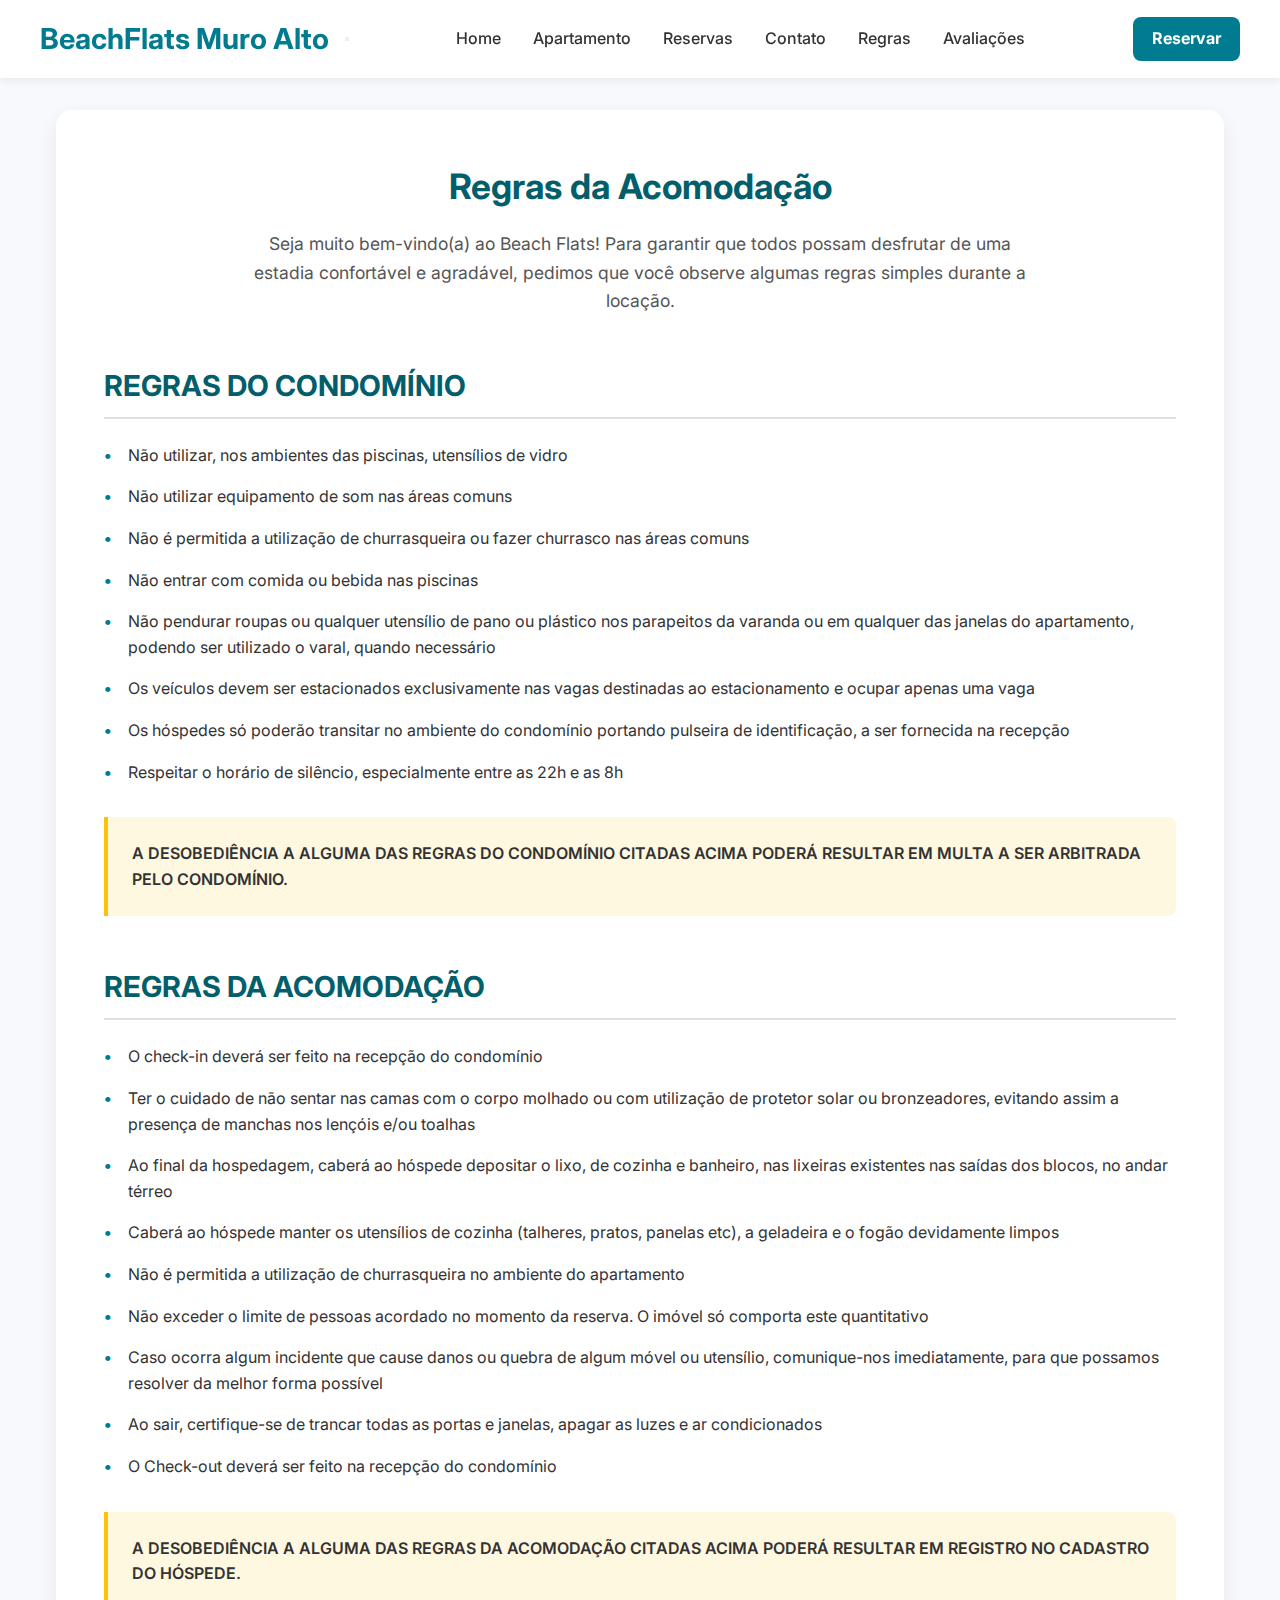
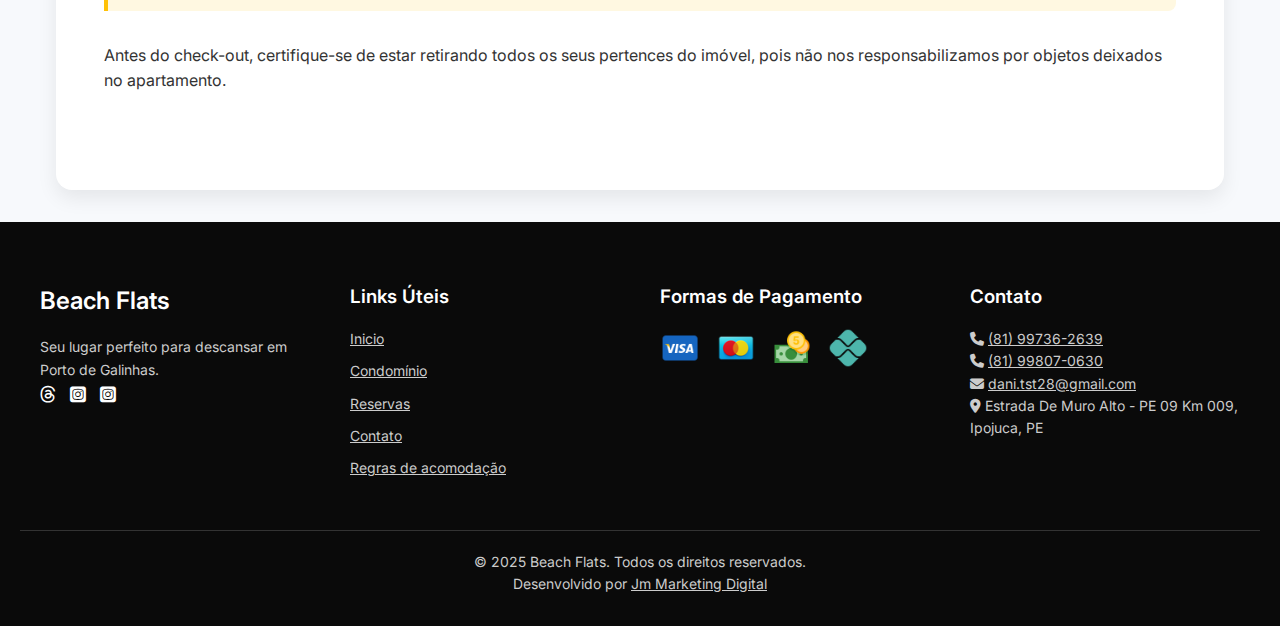
<file: regras.html>
<!DOCTYPE html>
<html lang="pt-BR">
<head>
  <meta charset="UTF-8" />
  <meta name="viewport" content="width=device-width, initial-scale=1.0" />
  <title>Regras da Acomodação - BeachFlats Muro Alto</title>
  <link href="https://fonts.googleapis.com/css2?family=Inter:wght@400;600&display=swap" rel="stylesheet">
  <link rel="icon" href="Img/favicon.ico" type="image/x-icon">
  <!-- Para Apple/Safari -->
  <link rel="apple-touch-icon" sizes="180x180" href="Img/favicon.ico">

  <!-- Para Android/Chrome -->
  <link rel="icon" type="image/png" sizes="192x192" href="Img/favicon.ico">

  <!-- Para Windows Metro -->
  <meta name="msapplication-TileImage" content="cImg/favicon.ico">
  <meta name="msapplication-TileColor" content="#007b8f">
  <link rel="shortcut icon" href="Img/favicon.ico" type="image/x-icon">
  <link rel="stylesheet" href="https://cdnjs.cloudflare.com/ajax/libs/font-awesome/6.4.0/css/all.min.css" />
  <style>
    /* Reset e estilos base */
    * {
      margin: 0;
      padding: 0;
      box-sizing: border-box;
      font-family: 'Inter', sans-serif;
      transition: all 0.3s ease;
    }

    body {
      background-color: #f7f9fc;
      color: #333;
      line-height: 1.6;
      overflow-x: hidden;
    }

    /* Header */
    .novo-header {
      background-color: #fff;
      box-shadow: 0 2px 10px rgba(0, 0, 0, 0.08);
      padding: 1rem 2rem;
      position: sticky;
      top: 0;
      z-index: 1000;
    }

    .header-container {
      display: flex;
      justify-content: space-between;
      align-items: center;
      max-width: 1200px;
      margin: 0 auto;
      flex-wrap: wrap;
    }

    .logo {
      font-size: 1.8rem;
      font-weight: bold;
      color: #007b8f;
      margin-right: 1rem;
    }

    .menu {
      display: flex;
      flex: 1;
      justify-content: center;
    }

    .menu a {
      margin: 0 1rem;
      padding: 0.5rem 0;
      text-decoration: none;
      color: #333;
      font-weight: 500;
      white-space: nowrap;
    }

    .menu a:hover {
      color: #007b8f;
    }

    .btn-cta {
      background-color: #007b8f;
      color: white;
      padding: 0.6rem 1.2rem;
      border-radius: 8px;
      font-weight: bold;
      white-space: nowrap;
      text-decoration: none;
    }

    .btn-cta:hover {
      background-color: #005f6b;
    }

    /* Conteúdo principal */
    main {
      max-width: 1200px;
      margin: 2rem auto;
      padding: 0 1rem;
    }

    /* Seção de regras */
    .regras-container {
      background: white;
      border-radius: 16px;
      box-shadow: 0 8px 20px rgba(0, 0, 0, 0.08);
      padding: 3rem;
      margin-bottom: 2rem;
      transition: box-shadow 0.3s ease;
    }

    .regras-container:hover {
      box-shadow: 0 12px 28px rgba(0, 0, 0, 0.1);
    }

    .regras-header {
      text-align: center;
      margin-bottom: 3rem;
    }

    .regras-header h1 {
      font-size: 2.2rem;
      color: #035e6b;
      margin-bottom: 1rem;
    }

    .regras-header p {
      font-size: 1.1rem;
      color: #555;
      max-width: 800px;
      margin: 0 auto;
    }

    .regras-section {
      margin-bottom: 3rem;
    }

    .regras-section h2 {
      color: #035e6b;
      font-size: 1.8rem;
      margin-bottom: 1.5rem;
      padding-bottom: 0.5rem;
      border-bottom: 2px solid #e0e0e0;
    }

    .regras-list {
      list-style-type: none;
      padding: 0;
    }

    .regras-list li {
      margin-bottom: 1rem;
      padding-left: 1.5rem;
      position: relative;
      font-size: 1rem;
    }

    .regras-list li:before {
      content: "•";
      color: #007b8f;
      font-weight: bold;
      position: absolute;
      left: 0;
    }

    .regras-aviso {
      background: #fff8e1;
      padding: 1.5rem;
      border-left: 4px solid #ffc107;
      margin: 2rem 0;
      border-radius: 0 8px 8px 0;
    }

    .regras-aviso p {
      margin: 0;
      font-weight: 600;
      color: #333;
    }

    /* Footer */
    .footer {
      background: #0a0a0a;
      color: #fff;
      padding: 60px 20px 30px;
      font-family: 'Inter', sans-serif;
    }

    .footer-container {
      display: grid;
      grid-template-columns: repeat(auto-fit, minmax(220px, 1fr));
      gap: 40px;
      max-width: 1200px;
      margin: auto;
    }

    .footer h2, .footer h3 {
      margin-bottom: 16px;
      font-weight: 600;
      color: #ffffff;
    }

    .footer p, .footer li, .footer a {
      color: #cccccc;
      font-size: 14px;
      line-height: 1.6;
    }

    .footer a:hover {
      color: #ffffff;
      text-decoration: underline;
    }

    .footer-col ul {
      list-style: none;
      padding: 0;
    }

    .footer-col ul li {
      margin-bottom: 10px;
    }

    .footer-pagamento ul {
      display: flex;
      gap: 1rem;
      align-items: center;
    }

    .footer-pagamento ul li img {
      width: 40px;
      height: auto;
    }

    .social-icons a {
      display: inline-block;
      margin-right: 10px;
      color: #fff;
      font-size: 18px;
      transition: transform 0.3s ease;
    }

    .social-icons a:hover {
      transform: scale(1.2);
    }

    .footer-bottom {
      text-align: center;
      margin-top: 40px;
      font-size: 13px;
      border-top: 1px solid #333;
      padding-top: 20px;
    }

    /* Responsividade */
    @media (max-width: 768px) {
      .novo-header {
        flex-direction: column;
        align-items: flex-start;
      }
      
      .menu {
        margin-top: 1rem;
        width: 100%;
        flex-wrap: wrap;
      }
      
      .menu a {
        margin: 0 0.5rem 0.5rem 0;
      }
      
      .regras-container {
        padding: 2rem 1.5rem;
      }
      
      .regras-header h1 {
        font-size: 1.8rem;
      }
      
      .footer-container {
        grid-template-columns: 1fr;
        text-align: center;
      }
      
      .social-icons {
        justify-content: center;
      }
      
      .footer-pagamento ul {
        justify-content: center;
      }
    }
  </style>
</head>
<body>
  <header class="novo-header">
    <div class="header-container">
      <div class="logo">BeachFlats Muro Alto</div>
      <button class="hamburger" aria-label="Abrir menu" aria-expanded="false" aria-controls="mobile-menu">
        <span class="hamburger-line"></span>
        <span class="hamburger-line"></span>
        <span class="hamburger-line"></span>
      </button>
      <nav class="menu" id="mobile-menu" aria-label="Menu principal">
        <a href="index.html">Home</a>
        <a href="index.html#quartos">Apartamento</a>
        <a href="Reserva.html">Reservas</a>
        <a href="index.html#contato">Contato</a>
        <a href="#regras">Regras</a>
        <a href="index.html#avaliação">Avaliações</a>
      </nav>
      <a href="Reserva.html" class="btn-cta">Reservar</a>
    </div>
  </header>

  <main>
    <div class="regras-container">
      <div class="regras-header">
        <h1>Regras da Acomodação</h1>
        <p>Seja muito bem-vindo(a) ao Beach Flats! Para garantir que todos possam desfrutar de uma estadia confortável e agradável, pedimos que você observe algumas regras simples durante a locação.</p>
      </div>
      
      <div class="regras-section" id="regras">
        <h2>REGRAS DO CONDOMÍNIO</h2>
        <ul class="regras-list">
          <li>Não utilizar, nos ambientes das piscinas, utensílios de vidro</li>
          <li>Não utilizar equipamento de som nas áreas comuns</li>
          <li>Não é permitida a utilização de churrasqueira ou fazer churrasco nas áreas comuns</li>
          <li>Não entrar com comida ou bebida nas piscinas</li>
          <li>Não pendurar roupas ou qualquer utensílio de pano ou plástico nos parapeitos da varanda ou em qualquer das janelas do apartamento, podendo ser utilizado o varal, quando necessário</li>
          <li>Os veículos devem ser estacionados exclusivamente nas vagas destinadas ao estacionamento e ocupar apenas uma vaga</li>
          <li>Os hóspedes só poderão transitar no ambiente do condomínio portando pulseira de identificação, a ser fornecida na recepção</li>
          <li>Respeitar o horário de silêncio, especialmente entre as 22h e as 8h</li>
        </ul>
        
        <div class="regras-aviso">
          <p>A DESOBEDIÊNCIA A ALGUMA DAS REGRAS DO CONDOMÍNIO CITADAS ACIMA PODERÁ RESULTAR EM MULTA A SER ARBITRADA PELO CONDOMÍNIO.</p>
        </div>
      </div>
      
      <div class="regras-section">
        <h2>REGRAS DA ACOMODAÇÃO</h2>
        <ul class="regras-list">
          <li>O check-in deverá ser feito na recepção do condomínio</li>
          <li>Ter o cuidado de não sentar nas camas com o corpo molhado ou com utilização de protetor solar ou bronzeadores, evitando assim a presença de manchas nos lençóis e/ou toalhas</li>
          <li>Ao final da hospedagem, caberá ao hóspede depositar o lixo, de cozinha e banheiro, nas lixeiras existentes nas saídas dos blocos, no andar térreo</li>
          <li>Caberá ao hóspede manter os utensílios de cozinha (talheres, pratos, panelas etc), a geladeira e o fogão devidamente limpos</li>
          <li>Não é permitida a utilização de churrasqueira no ambiente do apartamento</li>
          <li>Não exceder o limite de pessoas acordado no momento da reserva. O imóvel só comporta este quantitativo</li>
          <li>Caso ocorra algum incidente que cause danos ou quebra de algum móvel ou utensílio, comunique-nos imediatamente, para que possamos resolver da melhor forma possível</li>
          <li>Ao sair, certifique-se de trancar todas as portas e janelas, apagar as luzes e ar condicionados</li>
          <li>O Check-out deverá ser feito na recepção do condomínio</li>
        </ul>
        
        <div class="regras-aviso">
          <p>A DESOBEDIÊNCIA A ALGUMA DAS REGRAS DA ACOMODAÇÃO CITADAS ACIMA PODERÁ RESULTAR EM REGISTRO NO CADASTRO DO HÓSPEDE.</p>
        </div>
        
        <p>Antes do check-out, certifique-se de estar retirando todos os seus pertences do imóvel, pois não nos responsabilizamos por objetos deixados no apartamento.</p>
      </div>
    </div>
  </main>

  <footer class="footer">
    <div class="footer-container">
      <div class="footer-col footer-logo">
        <h2>Beach Flats</h2>
        <p>Seu lugar perfeito para descansar em Porto de Galinhas.</p>
        <div class="social-icons">
          <a href="https://www.threads.com/@muroaltoap307?xmt=AQF0FX2O8k08wpVouDW9T2ZXGsZzJ8qTXGXSbVEsJnsKOCk" aria-label="Threads"><i class="fab fa-threads"></i></a>
          <a href="https://www.instagram.com/muroaltoap307/" aria-label="Instagram"><i class="fab fa-instagram-square"></i></a>
          <a href="https://www.instagram.com/beachflatstemporada/" aria-label="Instagram"><i class="fab fa-instagram-square"></i></a>
        </div>
      </div>
      <div class="footer-col footer-links">
        <h3>Links Úteis</h3>
        <ul>
          <li><a href="index.html">Inicio</a></li>
          <li><a href="#quarto">Condomínio</a></li>
          <li><a href="Reserva.html">Reservas</a></li>
          <li><a href="#contato">Contato</a></li>
          <li><a href="#regras">Regras de acomodação</a></li>
        </ul>
      </div>
      <div class="footer-col footer-pagamento">
        <h3>Formas de Pagamento</h3>
        <ul>
          <li><img src="Img/icons8-visa-48.png" alt="Visa" /></li>
          <li><img src="Img/master.png" alt="Mastercard" /></li>
          <li><img src="Img/DINHEIRO.png" alt="Dinheiro" /></li>
          <li><img src="Img/PIX.png" alt="PIX" /></li>
        </ul>
      </div>
      <div class="footer-col footer-contato">
        <h3>Contato</h3>
        <p><i class="fas fa-phone"></i> <a href="tel:+5581997362639">(81) 99736-2639</a></p>
        <p><i class="fas fa-phone"></i> <a href="tel:+5581998070630">(81) 99807-0630</a></p>
        <p><i class="fas fa-envelope"></i> <a href="mailto:dani.tst28@gmail.com">dani.tst28@gmail.com</a></p>
        <p><i class="fas fa-map-marker-alt"></i> Estrada De Muro Alto - PE 09 Km 009, Ipojuca, PE</p>
      </div>
    </div>
    <div class="footer-bottom">
      <p>&copy; 2025 Beach Flats. Todos os direitos reservados.</p>
      <p>Desenvolvido por <a href="https://www.instagram.com/jm_marketingoficial/" target="_blank" rel="noopener">Jm Marketing Digital</a></p>
    </div>
  </footer>
  <script src="script.js"></script>
</body>
</html>
</file>
